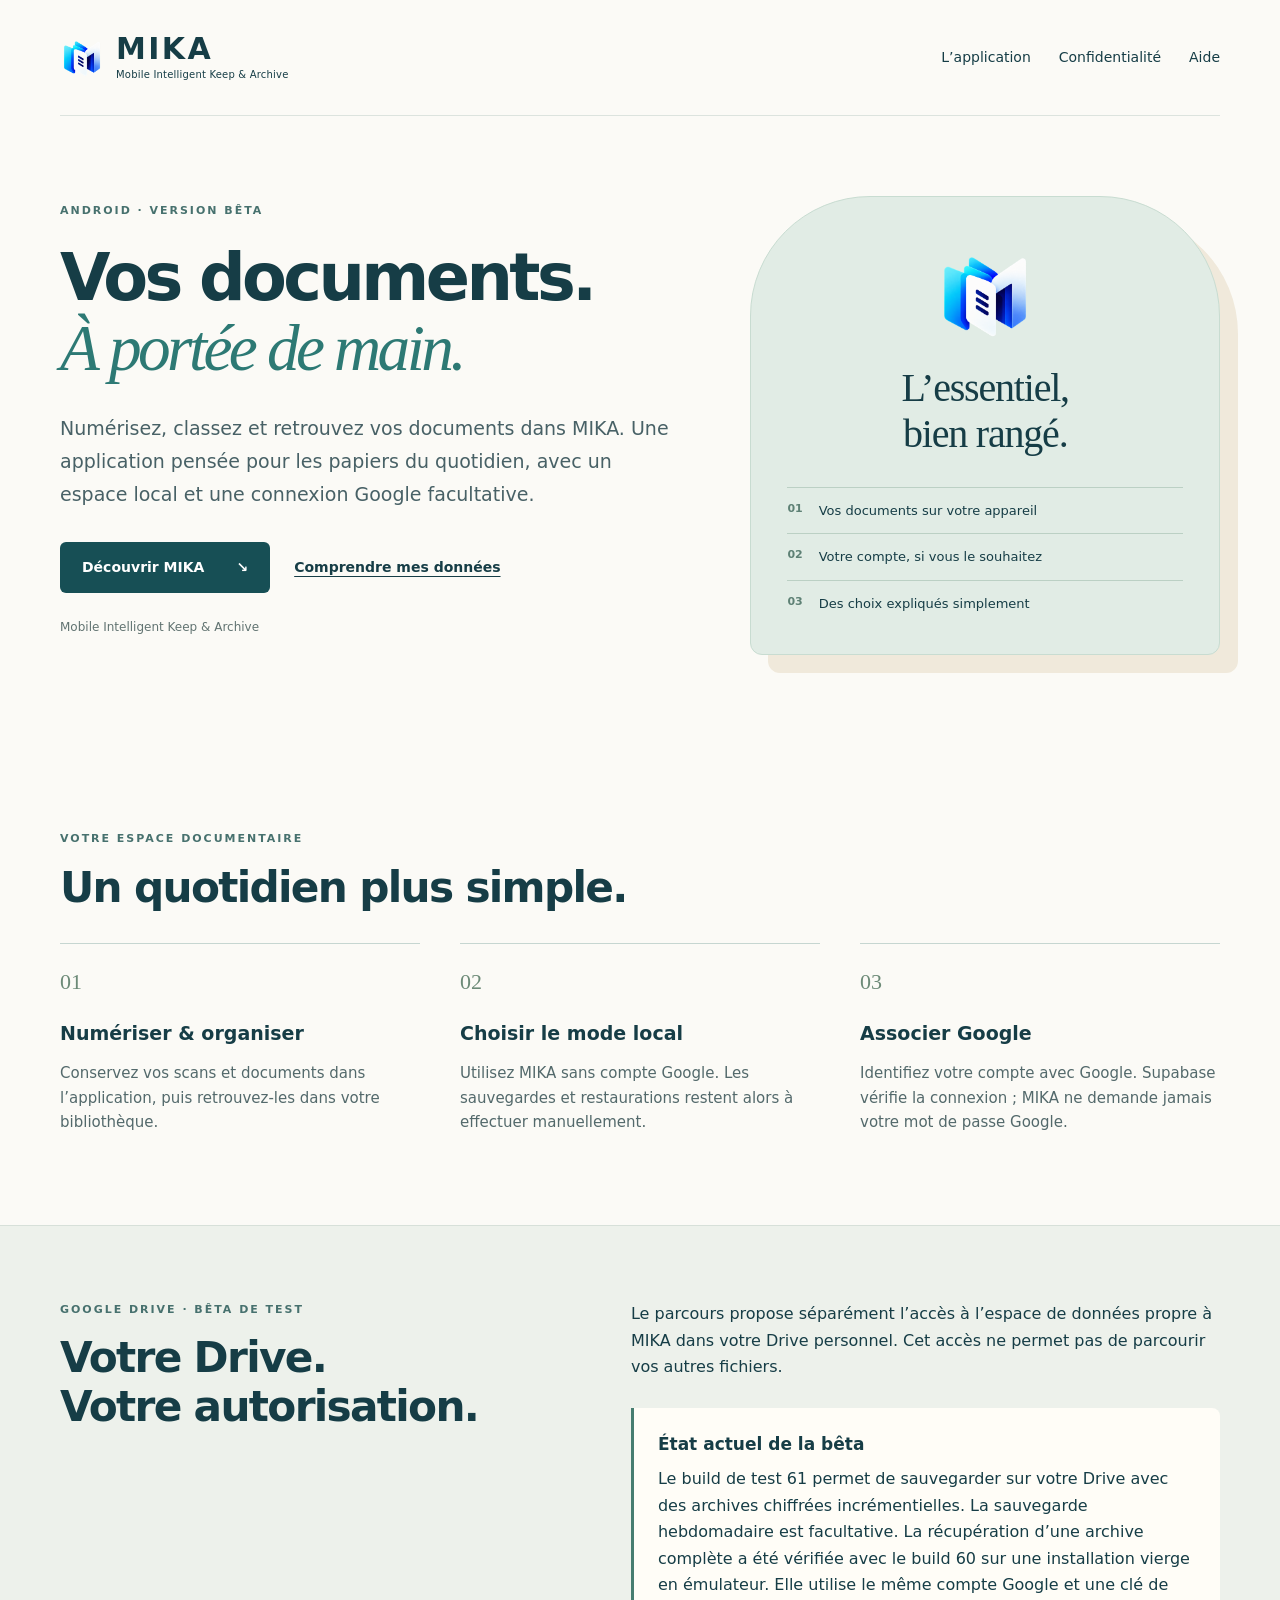
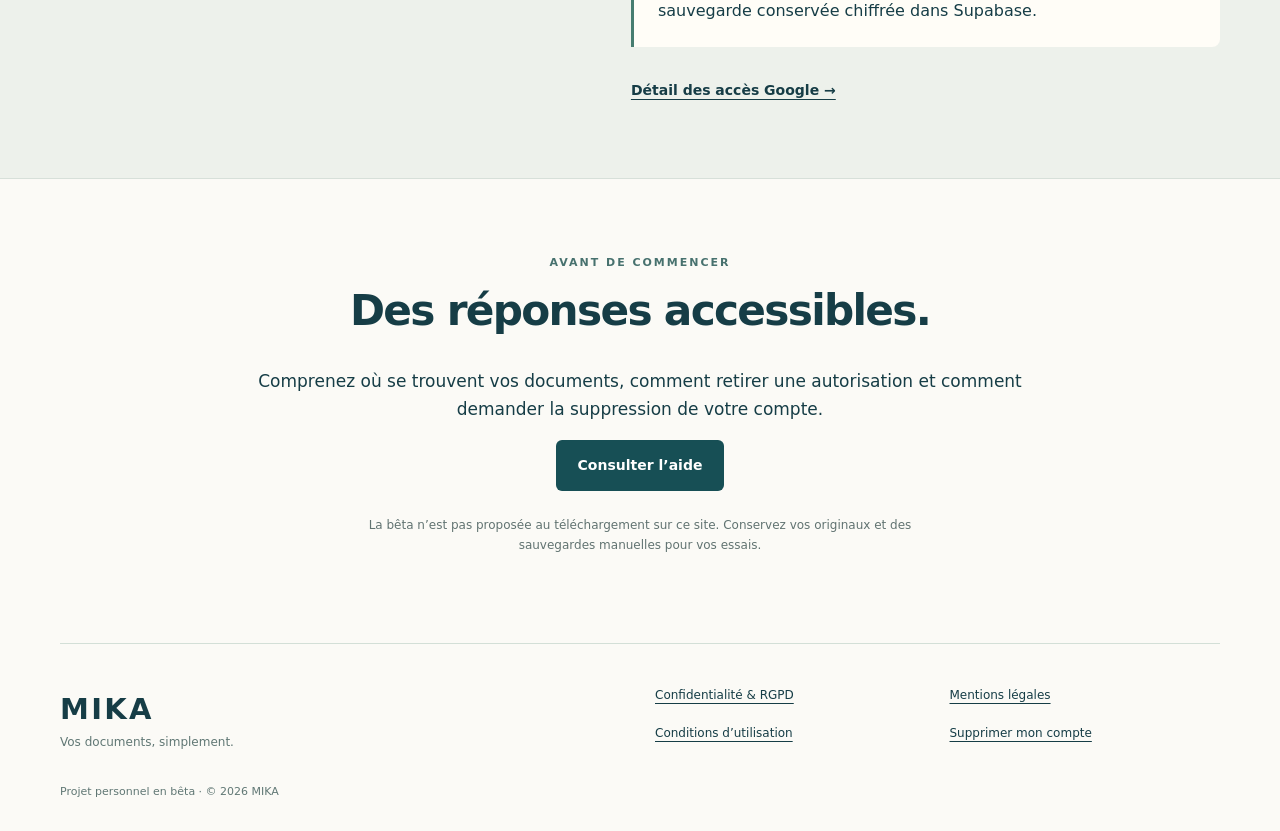
<file: index.html>
<!doctype html>
<html lang="fr"><head><meta name="google-site-verification" content="hYFNGihErk_8Yaem4H1gFJkq8o4mjQV6FDgQL5MFj3s"><meta charset="utf-8"><meta name="viewport" content="width=device-width,initial-scale=1"><meta name="description" content="MIKA, l’application Android pour numériser et organiser vos documents. Découvrez la bêta, la connexion Google facultative et les informations de confidentialité."><meta name="theme-color" content="#123b45"><title>Mobile Intelligent Keep & Archive — MIKA</title><link rel="icon" href="/assets/mika.png"><link rel="stylesheet" href="/style.css"></head><body><a class="skip" href="#contenu">Aller au contenu</a><header class="header wrap"><a class="brand" href="/"><img src="/assets/mika.png" alt="" width="44" height="44"><span><strong>MIKA</strong><small>Mobile Intelligent Keep &amp; Archive</small></span></a><nav aria-label="Navigation principale"><a href="/#fonctionnement">L’application</a><a href="/confidentialite.html">Confidentialité</a><a href="/aide.html">Aide</a></nav></header><main id="contenu"><section class="hero wrap"><div><span class="eyebrow">ANDROID · VERSION BÊTA</span><h1>Vos documents.<br><em>À portée de main.</em></h1><p class="lead">Numérisez, classez et retrouvez vos documents dans MIKA. Une application pensée pour les papiers du quotidien, avec un espace local et une connexion Google facultative.</p><div class="actions"><a class="button" href="#fonctionnement">Découvrir MIKA <span aria-hidden="true">↘</span></a><a class="textlink" href="/confidentialite.html">Comprendre mes données</a></div><p class="caption">Mobile Intelligent Keep &amp; Archive</p></div><aside class="hero-art" aria-label="Les trois principes de MIKA"><img class="hero-logo" src="/assets/mika.png" alt="" width="100" height="100"><p class="art-title">L’essentiel,<br>bien rangé.</p><ul><li><span>01</span> Vos documents sur votre appareil</li><li><span>02</span> Votre compte, si vous le souhaitez</li><li><span>03</span> Des choix expliqués simplement</li></ul></aside></section><section id="fonctionnement" class="section wrap"><span class="eyebrow">VOTRE ESPACE DOCUMENTAIRE</span><h2>Un quotidien plus simple.</h2><div class="cards"><article><span class="number">01</span><h3>Numériser &amp; organiser</h3><p>Conservez vos scans et documents dans l’application, puis retrouvez-les dans votre bibliothèque.</p></article><article><span class="number">02</span><h3>Choisir le mode local</h3><p>Utilisez MIKA sans compte Google. Les sauvegardes et restaurations restent alors à effectuer manuellement.</p></article><article><span class="number">03</span><h3>Associer Google</h3><p>Identifiez votre compte avec Google. Supabase vérifie la connexion ; MIKA ne demande jamais votre mot de passe Google.</p></article></div></section><section class="section band"><div class="wrap split"><div><span class="eyebrow">GOOGLE DRIVE · BÊTA DE TEST</span><h2>Votre Drive.<br>Votre autorisation.</h2></div><div><p>Le parcours propose séparément l’accès à l’espace de données propre à MIKA dans votre Drive personnel. Cet accès ne permet pas de parcourir vos autres fichiers.</p><div class="notice"><strong>État actuel de la bêta</strong><p>Le build de test 61 permet de sauvegarder sur votre Drive avec des archives chiffrées incrémentielles. La sauvegarde hebdomadaire est facultative. La récupération d’une archive complète a été vérifiée avec le build 60 sur une installation vierge en émulateur. Elle utilise le même compte Google et une clé de sauvegarde conservée chiffrée dans Supabase.</p></div><a class="textlink" href="/confidentialite.html#google-drive">Détail des accès Google →</a></div></div></section><section class="section wrap closing"><span class="eyebrow">AVANT DE COMMENCER</span><h2>Des réponses accessibles.</h2><p>Comprenez où se trouvent vos documents, comment retirer une autorisation et comment demander la suppression de votre compte.</p><a class="button" href="/aide.html">Consulter l’aide</a><p class="caption">La bêta n’est pas proposée au téléchargement sur ce site. Conservez vos originaux et des sauvegardes manuelles pour vos essais.</p></section></main><footer class="footer wrap"><a class="wordmark" href="/">MIKA<span>Vos documents, simplement.</span></a><nav aria-label="Informations légales"><a href="/confidentialite.html">Confidentialité &amp; RGPD</a><a href="/mentions-legales.html">Mentions légales</a><a href="/conditions.html">Conditions d’utilisation</a><a href="/suppression.html">Supprimer mon compte</a></nav><small>Projet personnel en bêta · © 2026 MIKA</small></footer></body></html>
</file>
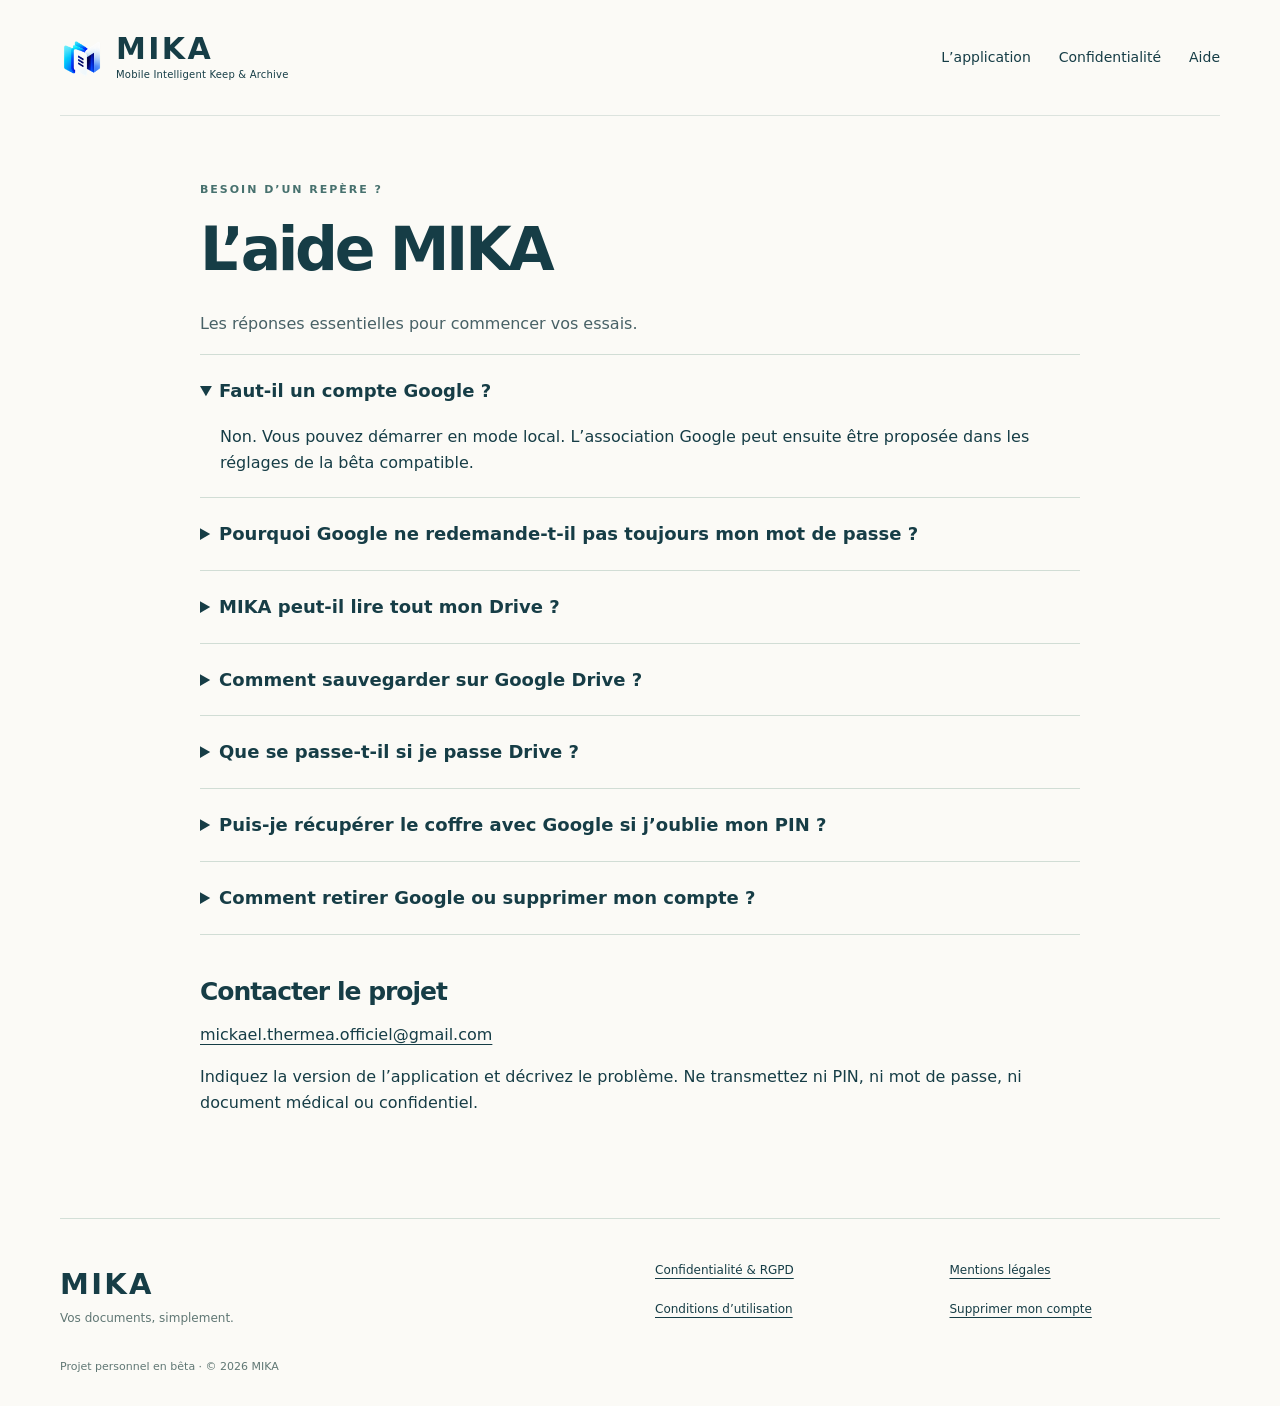
<file: aide.html>
<!doctype html>
<html lang="fr"><head><meta charset="utf-8"><meta name="viewport" content="width=device-width,initial-scale=1"><meta name="description" content="Réponses aux questions sur le mode local, Google, Drive et la protection de vos documents dans la bêta MIKA."><meta name="theme-color" content="#123b45"><title>Aide et sauvegardes — MIKA</title><link rel="icon" href="/assets/mika.png"><link rel="stylesheet" href="/style.css"></head><body><a class="skip" href="#contenu">Aller au contenu</a><header class="header wrap"><a class="brand" href="/"><img src="/assets/mika.png" alt="" width="44" height="44"><span><strong>MIKA</strong><small>Mobile Intelligent Keep &amp; Archive</small></span></a><nav aria-label="Navigation principale"><a href="/#fonctionnement">L’application</a><a href="/confidentialite.html">Confidentialité</a><a href="/aide.html">Aide</a></nav></header><main id="contenu" class="legal wrap"><span class="eyebrow">BESOIN D’UN REPÈRE ?</span><h1>L’aide MIKA</h1><p class="lead">Les réponses essentielles pour commencer vos essais.</p><details open><summary>Faut-il un compte Google ?</summary><p>Non. Vous pouvez démarrer en mode local. L’association Google peut ensuite être proposée dans les réglages de la bêta compatible.</p></details><details><summary>Pourquoi Google ne redemande-t-il pas toujours mon mot de passe ?</summary><p>Le téléphone peut déjà disposer d’une session reconnue par Google. Google choisit les vérifications supplémentaires en fonction du compte et du contexte. La mention « Compte Google vérifié » dans MIKA indique la validation technique de la connexion via Supabase, pas une vérification d’identité civile.</p></details><details><summary>MIKA peut-il lire tout mon Drive ?</summary><p>L’autorisation demandée dans ce prototype est limitée à l’espace de données de l’application (<code>drive.appdata</code>). Elle ne permet pas de parcourir vos autres fichiers.</p></details><details><summary>Comment sauvegarder sur Google Drive ?</summary><p>Dans le build de test 61, ouvrez <strong>Réglages &gt; Sauvegarde Google Drive</strong>. Utilisez <strong>Sauvegarder maintenant</strong> pour un envoi immédiat, ou activez la sauvegarde hebdomadaire pour le vendredi à 17 h, heure de l’appareil. Si MIKA est fermé ou si le coffre est verrouillé, la sauvegarde se lance quand vous ouvrez MIKA et déverrouillez le coffre. La date de la dernière sauvegarde vérifiée apparaît dans ces réglages.</p><p>Après la première sauvegarde incrémentielle, MIKA réutilise les blocs chiffrés inchangés. MIKA confirme la sauvegarde après avoir relu la clé de récupération et vérifié l’archive téléchargée. Le bouton <strong>Vérifier</strong> refait cette lecture sans modifier votre bibliothèque.</p></details><details><summary>Que se passe-t-il si je passe Drive ?</summary><p>Vous pouvez continuer en mode local. Vous devez alors conserver vous-même vos sauvegardes et vérifier la restauration avec les fonctions disponibles dans votre version.</p></details><details><summary>Puis-je récupérer le coffre avec Google si j’oublie mon PIN ?</summary><p>La restauration Drive a été vérifiée avec la version de test 60 sur un émulateur vierge, avec le même compte Google et un nouveau PIN local. La clé de récupération doit avoir été enregistrée avant la perte de l’ancienne installation. Avant de désinstaller, effectuez une sauvegarde confirmée. Sur la nouvelle installation, reconnectez le même compte et choisissez « Retrouver mes documents ». La restauration demande une bibliothèque vide et votre confirmation. Conservez vos sauvegardes manuelles.</p></details><details><summary>Comment retirer Google ou supprimer mon compte ?</summary><p>Suivez la <a href="/suppression.html">procédure de suppression du compte</a>. Retirer l’association locale, révoquer Google et supprimer le compte serveur sont des actions distinctes.</p></details><h2>Contacter le projet</h2><p><a href="mailto:mickael.thermea.officiel@gmail.com">mickael.thermea.officiel@gmail.com</a></p><p>Indiquez la version de l’application et décrivez le problème. Ne transmettez ni PIN, ni mot de passe, ni document médical ou confidentiel.</p></main><footer class="footer wrap"><a class="wordmark" href="/">MIKA<span>Vos documents, simplement.</span></a><nav aria-label="Informations légales"><a href="/confidentialite.html">Confidentialité &amp; RGPD</a><a href="/mentions-legales.html">Mentions légales</a><a href="/conditions.html">Conditions d’utilisation</a><a href="/suppression.html">Supprimer mon compte</a></nav><small>Projet personnel en bêta · © 2026 MIKA</small></footer></body></html>
</file>
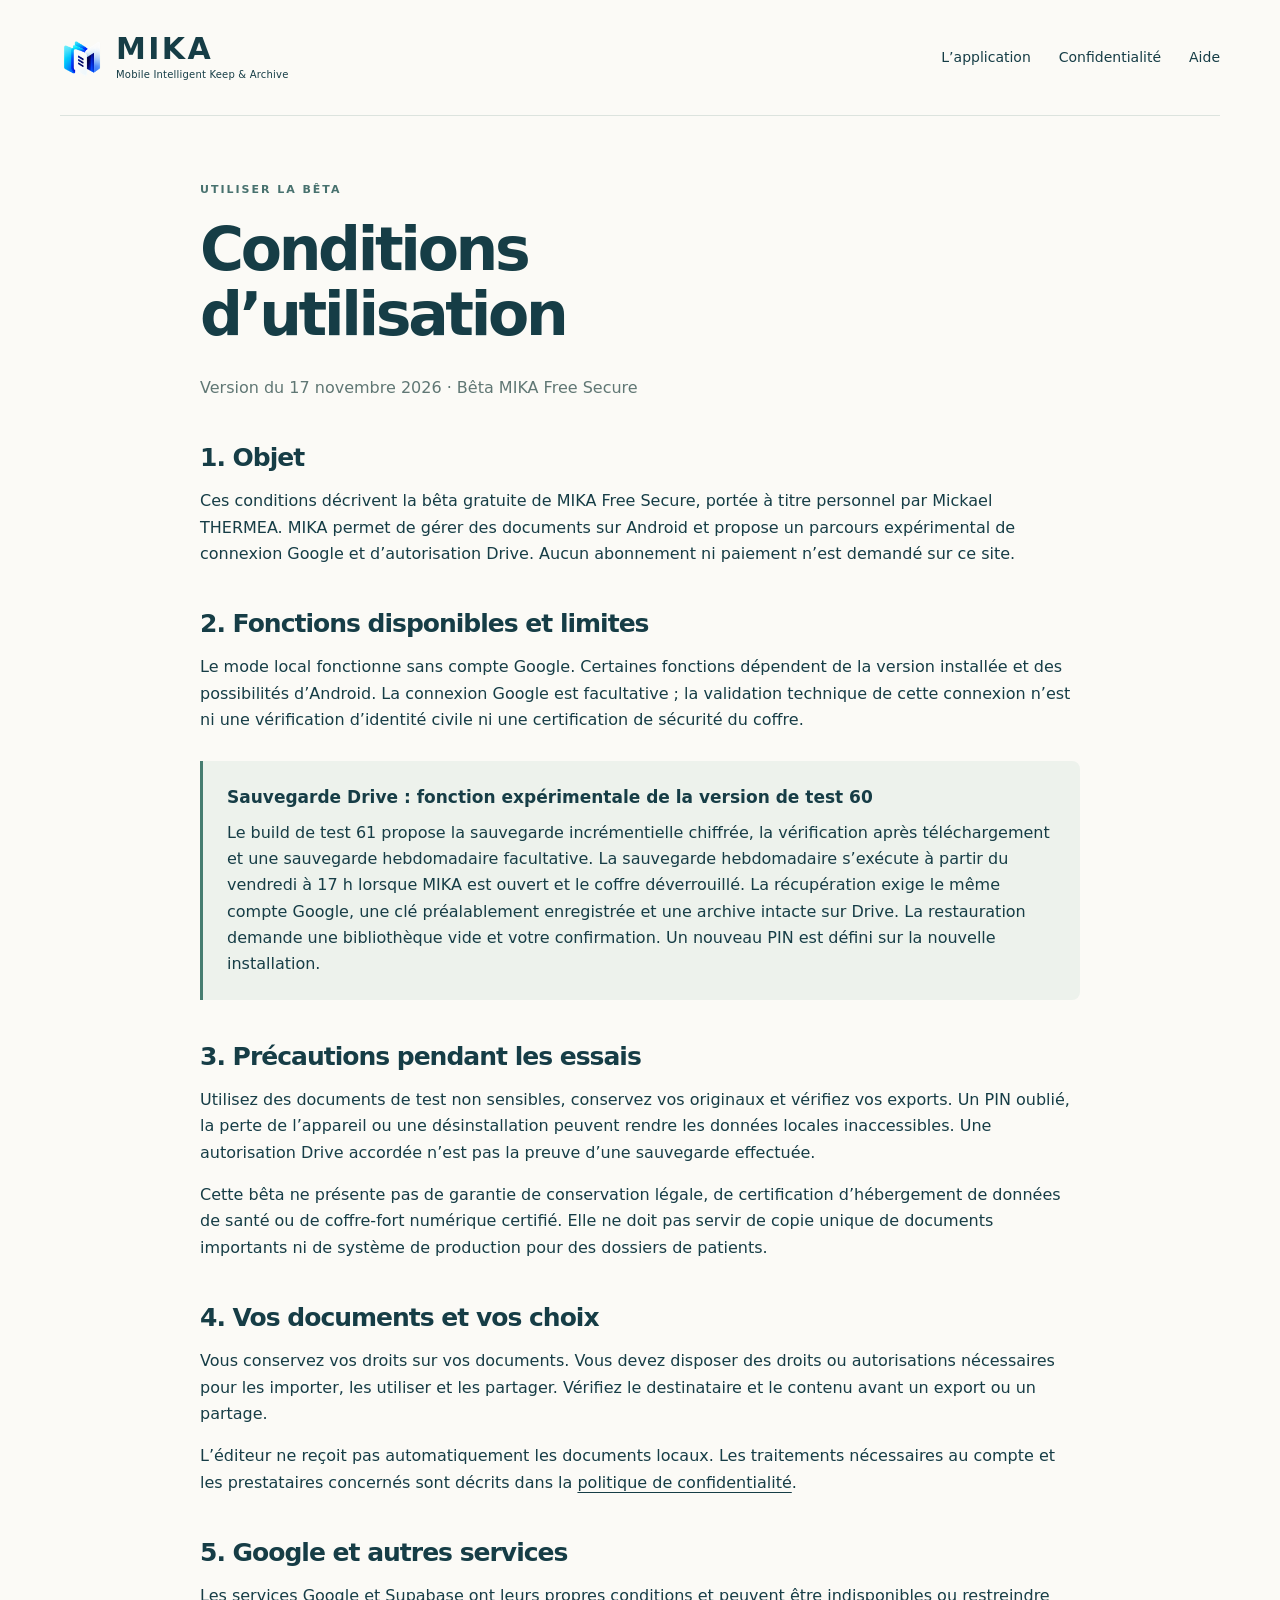
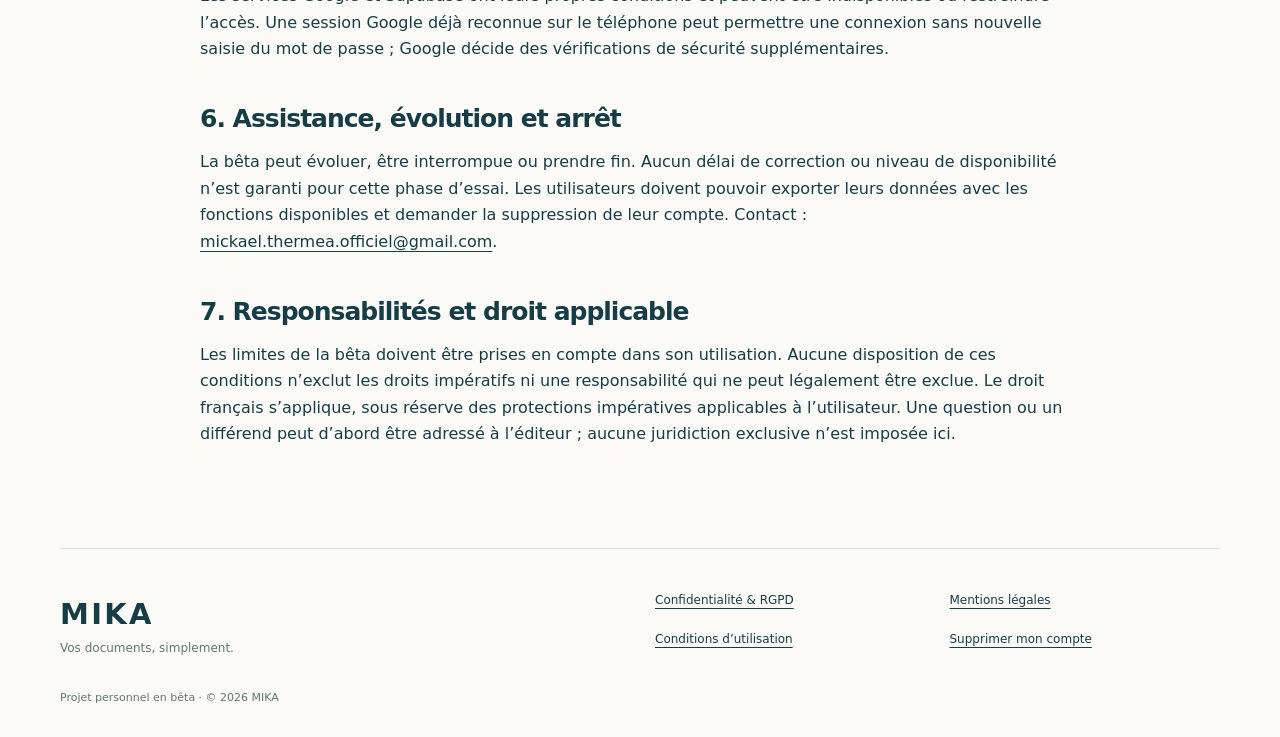
<file: conditions.html>
<!doctype html>
<html lang="fr"><head><meta charset="utf-8"><meta name="viewport" content="width=device-width,initial-scale=1"><meta name="description" content="Conditions de la bêta MIKA : usage local, compte facultatif, sauvegardes, limites et données."><meta name="theme-color" content="#123b45"><title>Conditions d’utilisation — MIKA</title><link rel="icon" href="/assets/mika.png"><link rel="stylesheet" href="/style.css"></head><body><a class="skip" href="#contenu">Aller au contenu</a><header class="header wrap"><a class="brand" href="/"><img src="/assets/mika.png" alt="" width="44" height="44"><span><strong>MIKA</strong><small>Mobile Intelligent Keep &amp; Archive</small></span></a><nav aria-label="Navigation principale"><a href="/#fonctionnement">L’application</a><a href="/confidentialite.html">Confidentialité</a><a href="/aide.html">Aide</a></nav></header><main id="contenu" class="legal wrap"><span class="eyebrow">UTILISER LA BÊTA</span><h1>Conditions<br>d’utilisation</h1><p class="updated">Version du 17 novembre 2026 · Bêta MIKA Free Secure</p><h2>1. Objet</h2><p>Ces conditions décrivent la bêta gratuite de MIKA Free Secure, portée à titre personnel par Mickael THERMEA. MIKA permet de gérer des documents sur Android et propose un parcours expérimental de connexion Google et d’autorisation Drive. Aucun abonnement ni paiement n’est demandé sur ce site.</p><h2>2. Fonctions disponibles et limites</h2><p>Le mode local fonctionne sans compte Google. Certaines fonctions dépendent de la version installée et des possibilités d’Android. La connexion Google est facultative ; la validation technique de cette connexion n’est ni une vérification d’identité civile ni une certification de sécurité du coffre.</p><div class="notice"><strong>Sauvegarde Drive : fonction expérimentale de la version de test 60</strong><p>Le build de test 61 propose la sauvegarde incrémentielle chiffrée, la vérification après téléchargement et une sauvegarde hebdomadaire facultative. La sauvegarde hebdomadaire s’exécute à partir du vendredi à 17 h lorsque MIKA est ouvert et le coffre déverrouillé. La récupération exige le même compte Google, une clé préalablement enregistrée et une archive intacte sur Drive. La restauration demande une bibliothèque vide et votre confirmation. Un nouveau PIN est défini sur la nouvelle installation.</p></div><h2>3. Précautions pendant les essais</h2><p>Utilisez des documents de test non sensibles, conservez vos originaux et vérifiez vos exports. Un PIN oublié, la perte de l’appareil ou une désinstallation peuvent rendre les données locales inaccessibles. Une autorisation Drive accordée n’est pas la preuve d’une sauvegarde effectuée.</p><p>Cette bêta ne présente pas de garantie de conservation légale, de certification d’hébergement de données de santé ou de coffre-fort numérique certifié. Elle ne doit pas servir de copie unique de documents importants ni de système de production pour des dossiers de patients.</p><h2>4. Vos documents et vos choix</h2><p>Vous conservez vos droits sur vos documents. Vous devez disposer des droits ou autorisations nécessaires pour les importer, les utiliser et les partager. Vérifiez le destinataire et le contenu avant un export ou un partage.</p><p>L’éditeur ne reçoit pas automatiquement les documents locaux. Les traitements nécessaires au compte et les prestataires concernés sont décrits dans la <a href="/confidentialite.html">politique de confidentialité</a>.</p><h2>5. Google et autres services</h2><p>Les services Google et Supabase ont leurs propres conditions et peuvent être indisponibles ou restreindre l’accès. Une session Google déjà reconnue sur le téléphone peut permettre une connexion sans nouvelle saisie du mot de passe ; Google décide des vérifications de sécurité supplémentaires.</p><h2>6. Assistance, évolution et arrêt</h2><p>La bêta peut évoluer, être interrompue ou prendre fin. Aucun délai de correction ou niveau de disponibilité n’est garanti pour cette phase d’essai. Les utilisateurs doivent pouvoir exporter leurs données avec les fonctions disponibles et demander la suppression de leur compte. Contact : <a href="mailto:mickael.thermea.officiel@gmail.com">mickael.thermea.officiel@gmail.com</a>.</p><h2>7. Responsabilités et droit applicable</h2><p>Les limites de la bêta doivent être prises en compte dans son utilisation. Aucune disposition de ces conditions n’exclut les droits impératifs ni une responsabilité qui ne peut légalement être exclue. Le droit français s’applique, sous réserve des protections impératives applicables à l’utilisateur. Une question ou un différend peut d’abord être adressé à l’éditeur ; aucune juridiction exclusive n’est imposée ici.</p></main><footer class="footer wrap"><a class="wordmark" href="/">MIKA<span>Vos documents, simplement.</span></a><nav aria-label="Informations légales"><a href="/confidentialite.html">Confidentialité &amp; RGPD</a><a href="/mentions-legales.html">Mentions légales</a><a href="/conditions.html">Conditions d’utilisation</a><a href="/suppression.html">Supprimer mon compte</a></nav><small>Projet personnel en bêta · © 2026 MIKA</small></footer></body></html>
</file>
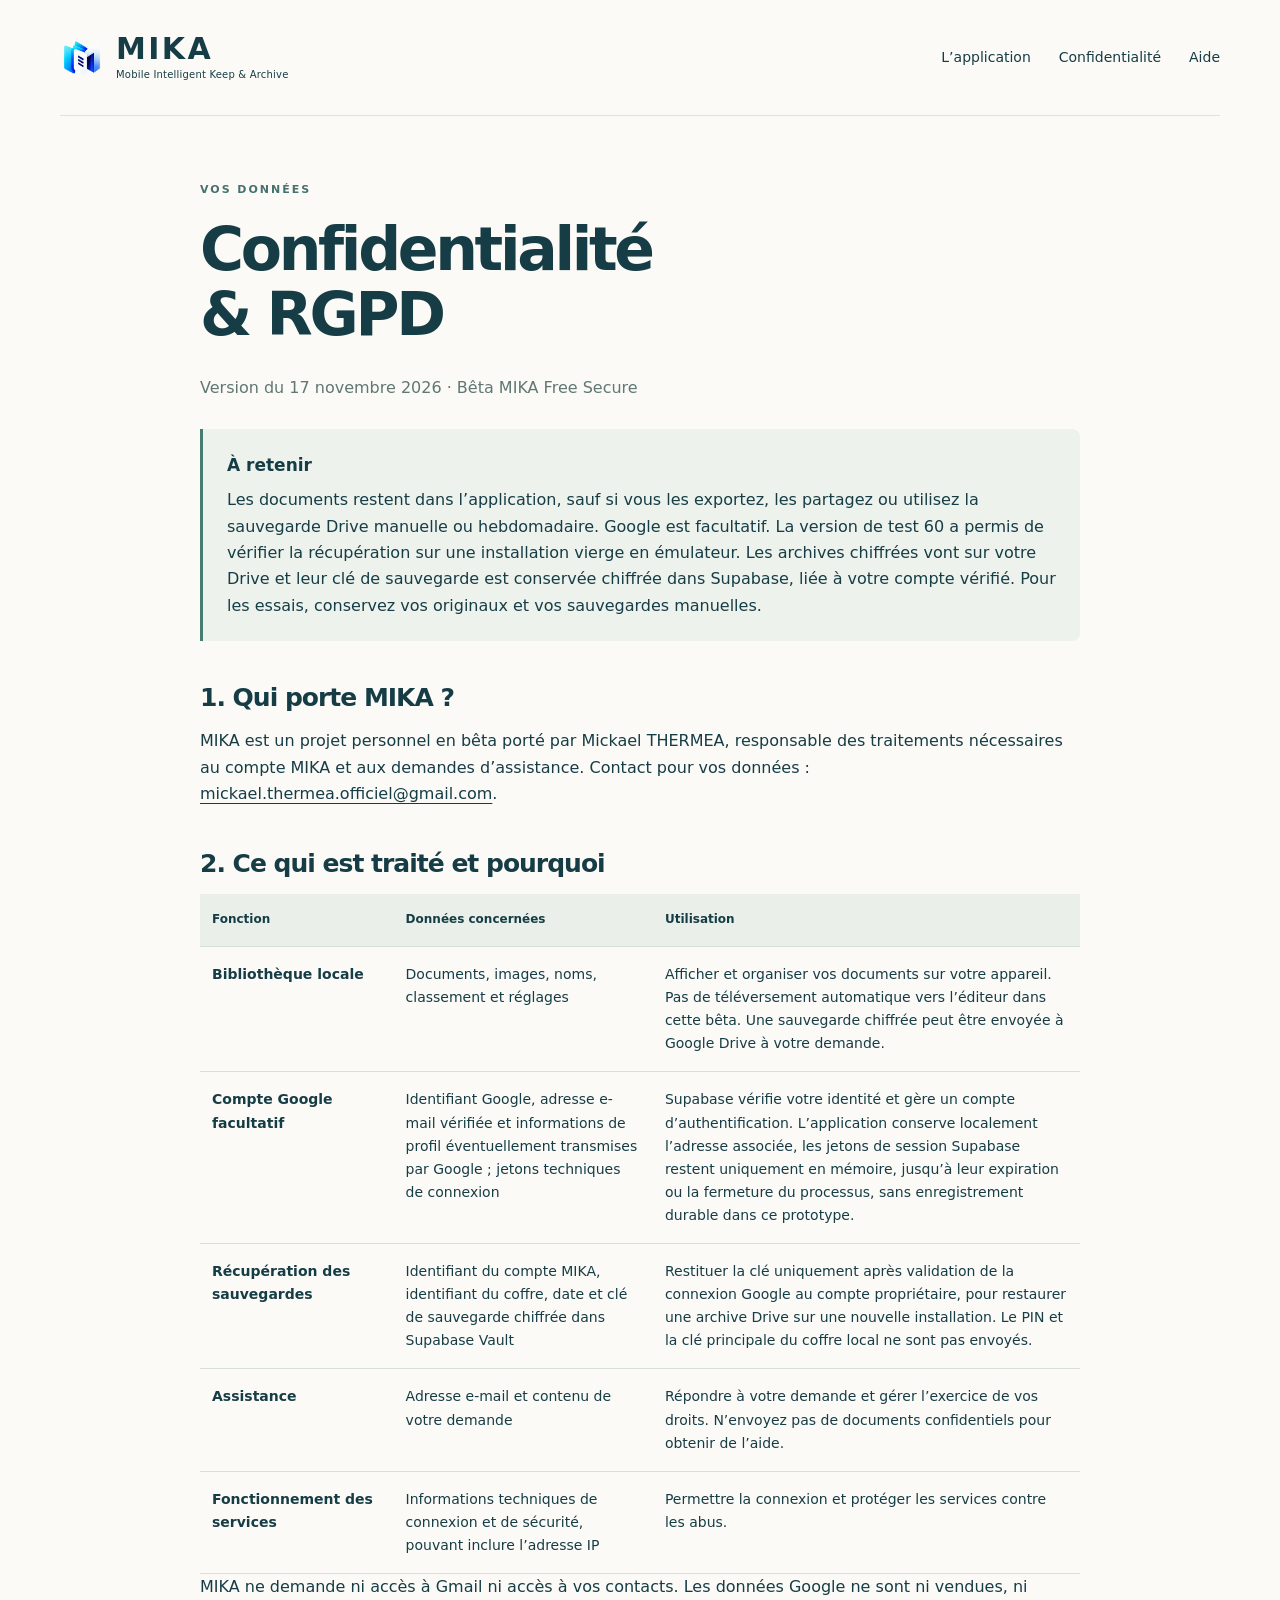
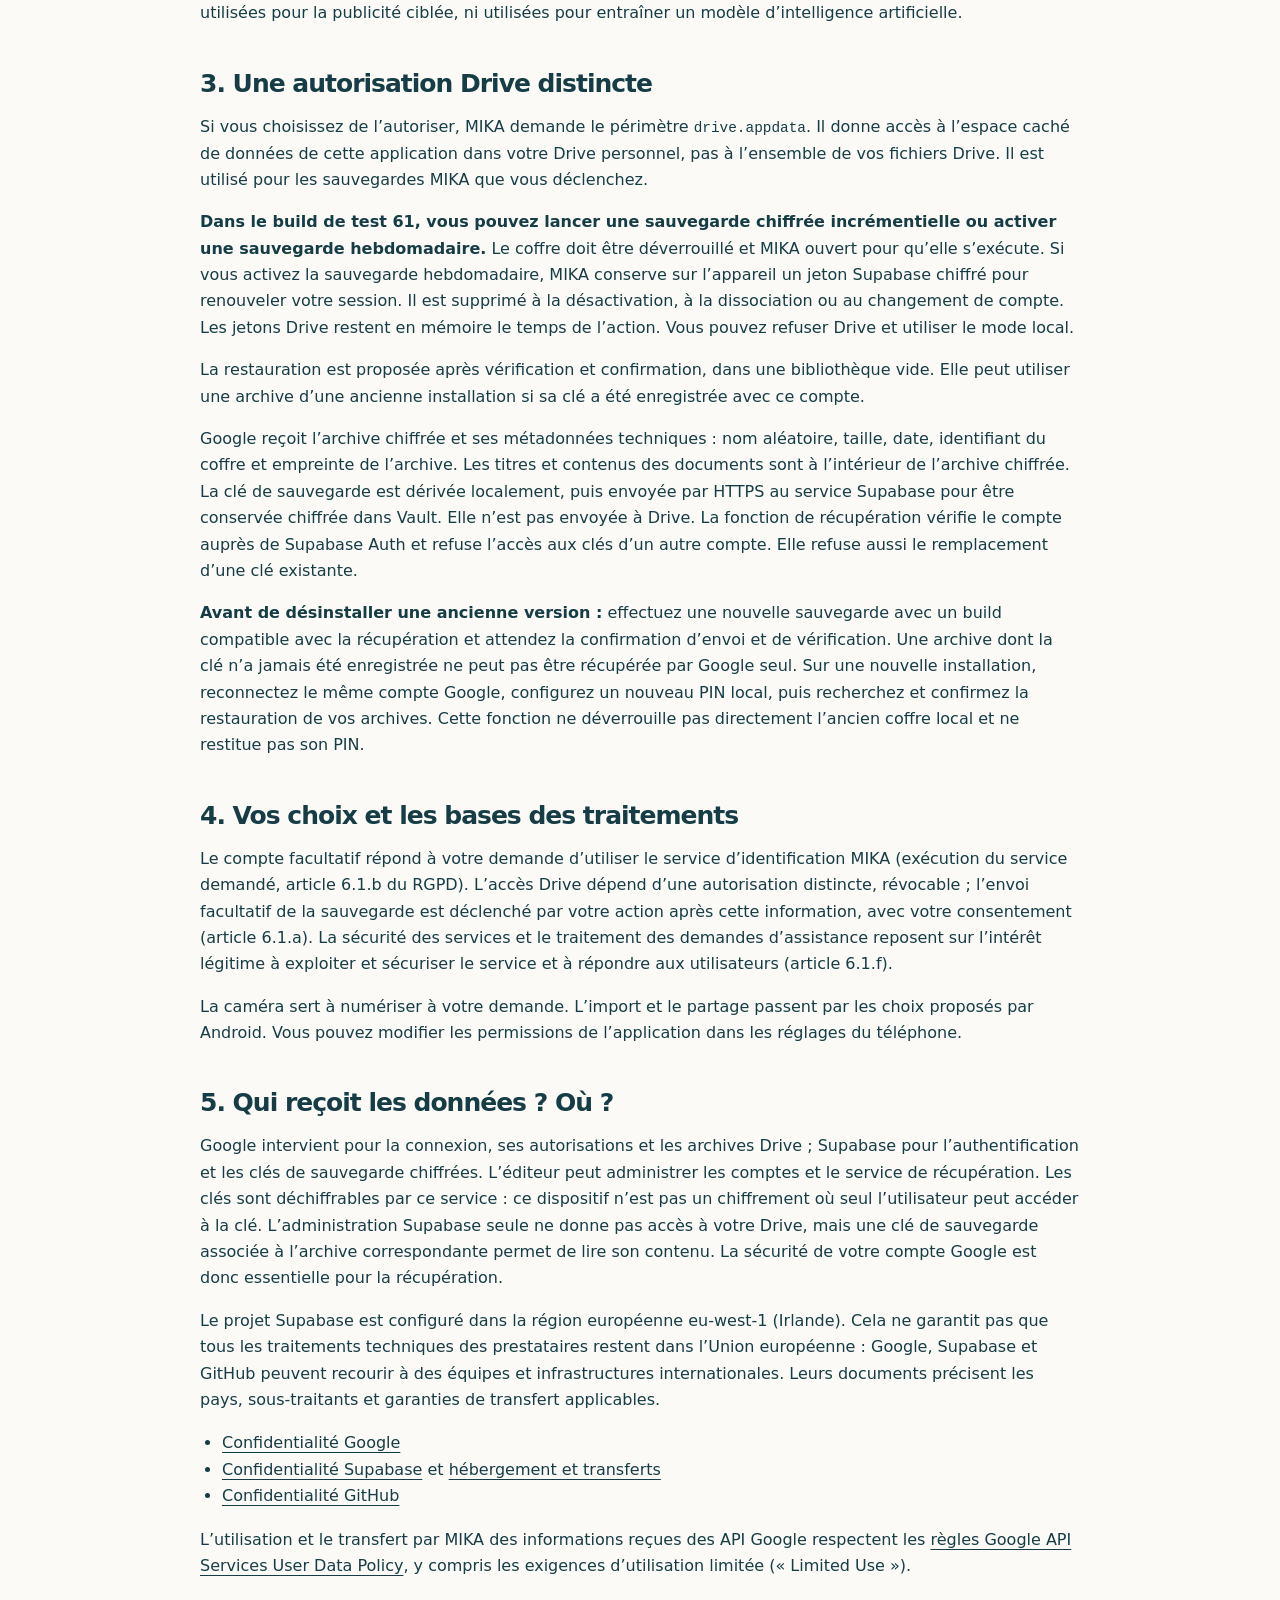
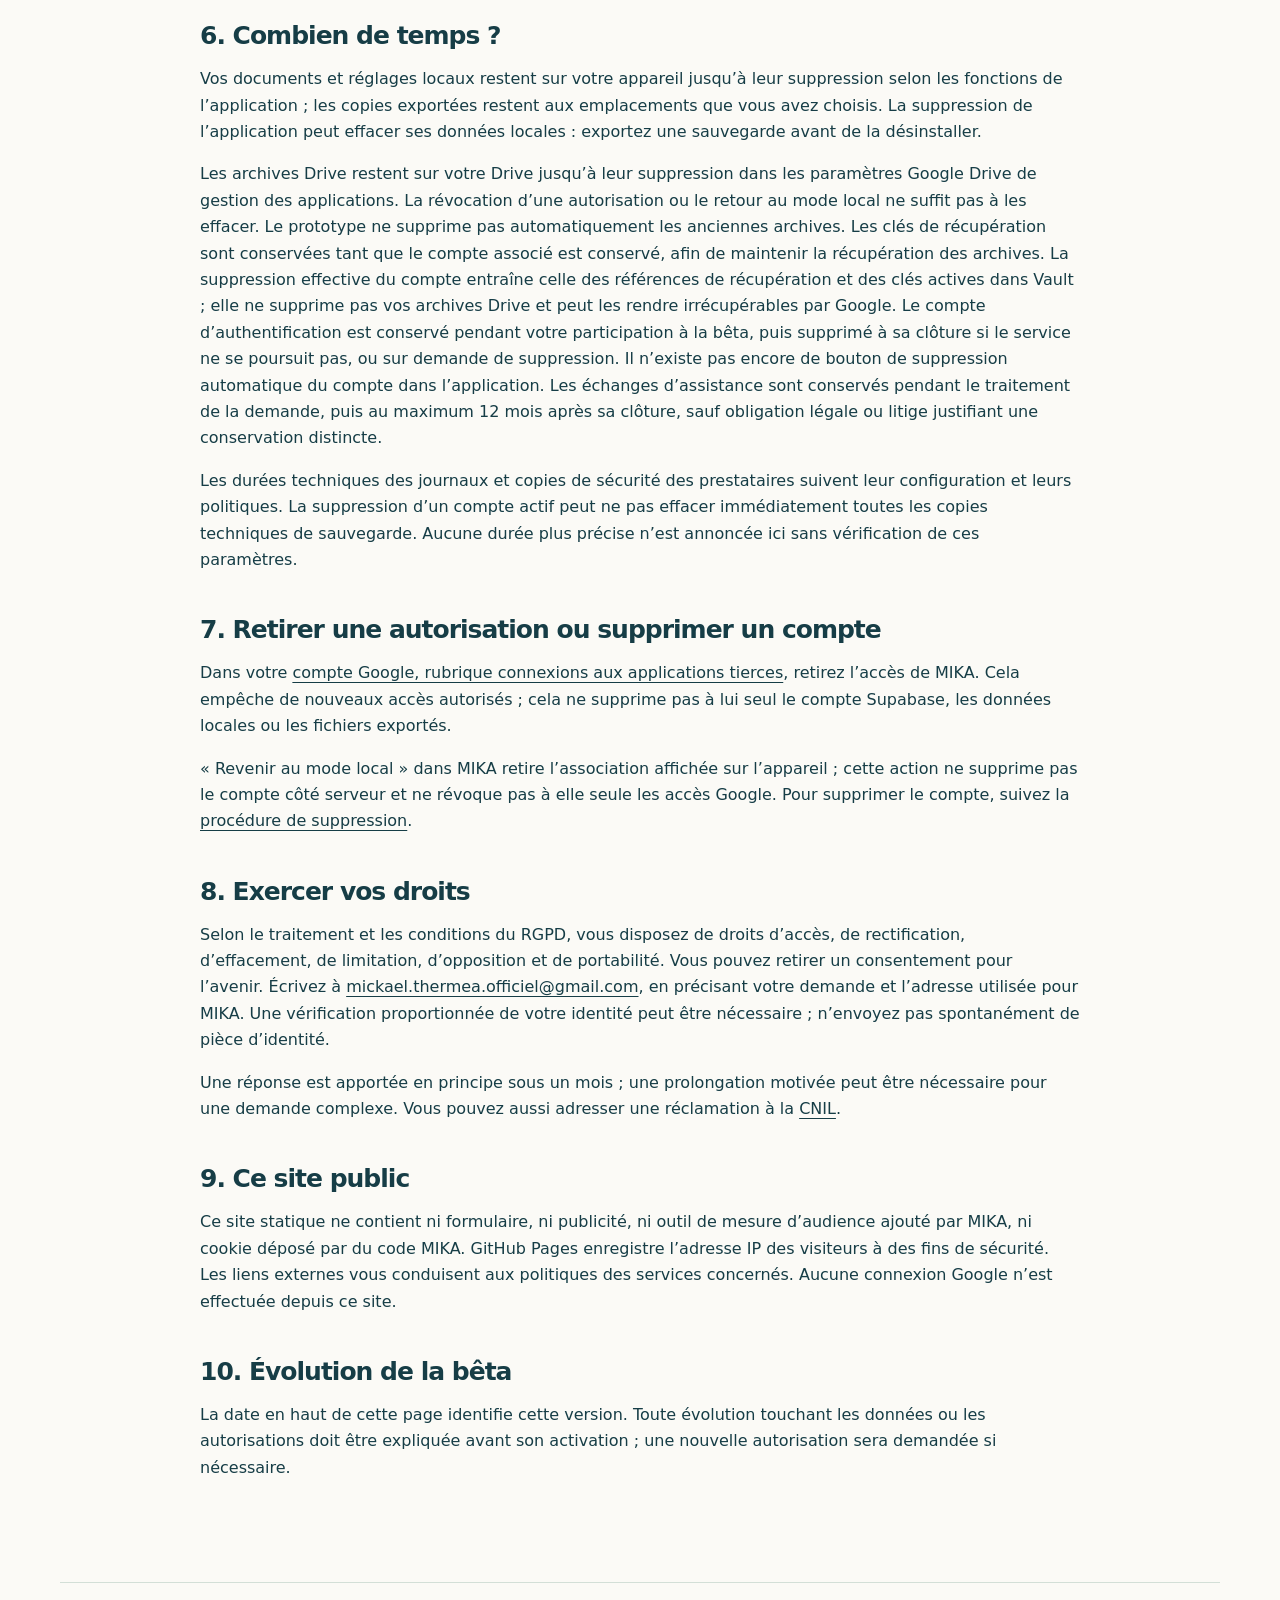
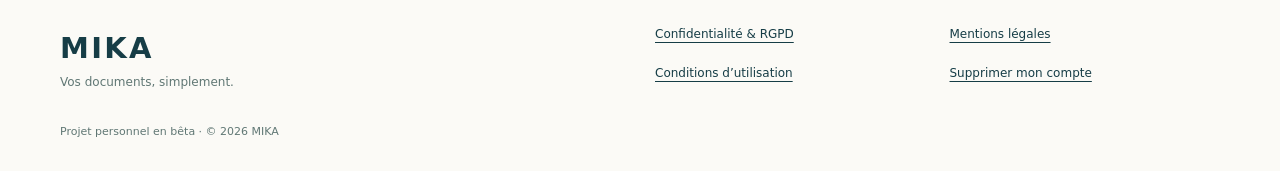
<file: confidentialite.html>
<!doctype html>
<html lang="fr"><head><meta charset="utf-8"><meta name="viewport" content="width=device-width,initial-scale=1"><meta name="description" content="Données traitées par MIKA, connexion Google et Supabase, autorisation Drive, droits et suppression du compte."><meta name="theme-color" content="#123b45"><title>Confidentialité et RGPD — MIKA</title><link rel="icon" href="/assets/mika.png"><link rel="stylesheet" href="/style.css"></head><body><a class="skip" href="#contenu">Aller au contenu</a><header class="header wrap"><a class="brand" href="/"><img src="/assets/mika.png" alt="" width="44" height="44"><span><strong>MIKA</strong><small>Mobile Intelligent Keep &amp; Archive</small></span></a><nav aria-label="Navigation principale"><a href="/#fonctionnement">L’application</a><a href="/confidentialite.html">Confidentialité</a><a href="/aide.html">Aide</a></nav></header><main id="contenu" class="legal wrap"><span class="eyebrow">VOS DONNÉES</span><h1>Confidentialité<br>&amp; RGPD</h1><p class="updated">Version du 17 novembre 2026 · Bêta MIKA Free Secure</p><div class="notice"><strong>À retenir</strong><p>Les documents restent dans l’application, sauf si vous les exportez, les partagez ou utilisez la sauvegarde Drive manuelle ou hebdomadaire. Google est facultatif. La version de test 60 a permis de vérifier la récupération sur une installation vierge en émulateur. Les archives chiffrées vont sur votre Drive et leur clé de sauvegarde est conservée chiffrée dans Supabase, liée à votre compte vérifié. Pour les essais, conservez vos originaux et vos sauvegardes manuelles.</p></div><h2>1. Qui porte MIKA ?</h2><p>MIKA est un projet personnel en bêta porté par Mickael THERMEA, responsable des traitements nécessaires au compte MIKA et aux demandes d’assistance. Contact pour vos données : <a href="mailto:mickael.thermea.officiel@gmail.com">mickael.thermea.officiel@gmail.com</a>.</p><h2>2. Ce qui est traité et pourquoi</h2><div class="table-scroll"><table><thead><tr><th>Fonction</th><th>Données concernées</th><th>Utilisation</th></tr></thead><tbody><tr><td>Bibliothèque locale</td><td>Documents, images, noms, classement et réglages</td><td>Afficher et organiser vos documents sur votre appareil. Pas de téléversement automatique vers l’éditeur dans cette bêta. Une sauvegarde chiffrée peut être envoyée à Google Drive à votre demande.</td></tr><tr><td>Compte Google facultatif</td><td>Identifiant Google, adresse e-mail vérifiée et informations de profil éventuellement transmises par Google ; jetons techniques de connexion</td><td>Supabase vérifie votre identité et gère un compte d’authentification. L’application conserve localement l’adresse associée, les jetons de session Supabase restent uniquement en mémoire, jusqu’à leur expiration ou la fermeture du processus, sans enregistrement durable dans ce prototype.</td></tr><tr><td>Récupération des sauvegardes</td><td>Identifiant du compte MIKA, identifiant du coffre, date et clé de sauvegarde chiffrée dans Supabase Vault</td><td>Restituer la clé uniquement après validation de la connexion Google au compte propriétaire, pour restaurer une archive Drive sur une nouvelle installation. Le PIN et la clé principale du coffre local ne sont pas envoyés.</td></tr><tr><td>Assistance</td><td>Adresse e-mail et contenu de votre demande</td><td>Répondre à votre demande et gérer l’exercice de vos droits. N’envoyez pas de documents confidentiels pour obtenir de l’aide.</td></tr><tr><td>Fonctionnement des services</td><td>Informations techniques de connexion et de sécurité, pouvant inclure l’adresse IP</td><td>Permettre la connexion et protéger les services contre les abus.</td></tr></tbody></table></div><p>MIKA ne demande ni accès à Gmail ni accès à vos contacts. Les données Google ne sont ni vendues, ni utilisées pour la publicité ciblée, ni utilisées pour entraîner un modèle d’intelligence artificielle.</p><h2 id="google-drive">3. Une autorisation Drive distincte</h2><p>Si vous choisissez de l’autoriser, MIKA demande le périmètre <code>drive.appdata</code>. Il donne accès à l’espace caché de données de cette application dans votre Drive personnel, pas à l’ensemble de vos fichiers Drive. Il est utilisé pour les sauvegardes MIKA que vous déclenchez.</p><p><strong>Dans le build de test 61, vous pouvez lancer une sauvegarde chiffrée incrémentielle ou activer une sauvegarde hebdomadaire.</strong> Le coffre doit être déverrouillé et MIKA ouvert pour qu’elle s’exécute. Si vous activez la sauvegarde hebdomadaire, MIKA conserve sur l’appareil un jeton Supabase chiffré pour renouveler votre session. Il est supprimé à la désactivation, à la dissociation ou au changement de compte. Les jetons Drive restent en mémoire le temps de l’action. Vous pouvez refuser Drive et utiliser le mode local.</p><p>La restauration est proposée après vérification et confirmation, dans une bibliothèque vide. Elle peut utiliser une archive d’une ancienne installation si sa clé a été enregistrée avec ce compte.</p><p>Google reçoit l’archive chiffrée et ses métadonnées techniques : nom aléatoire, taille, date, identifiant du coffre et empreinte de l’archive. Les titres et contenus des documents sont à l’intérieur de l’archive chiffrée. La clé de sauvegarde est dérivée localement, puis envoyée par HTTPS au service Supabase pour être conservée chiffrée dans Vault. Elle n’est pas envoyée à Drive. La fonction de récupération vérifie le compte auprès de Supabase Auth et refuse l’accès aux clés d’un autre compte. Elle refuse aussi le remplacement d’une clé existante.</p><p><strong>Avant de désinstaller une ancienne version :</strong> effectuez une nouvelle sauvegarde avec un build compatible avec la récupération et attendez la confirmation d’envoi et de vérification. Une archive dont la clé n’a jamais été enregistrée ne peut pas être récupérée par Google seul. Sur une nouvelle installation, reconnectez le même compte Google, configurez un nouveau PIN local, puis recherchez et confirmez la restauration de vos archives. Cette fonction ne déverrouille pas directement l’ancien coffre local et ne restitue pas son PIN.</p><h2>4. Vos choix et les bases des traitements</h2><p>Le compte facultatif répond à votre demande d’utiliser le service d’identification MIKA (exécution du service demandé, article 6.1.b du RGPD). L’accès Drive dépend d’une autorisation distincte, révocable ; l’envoi facultatif de la sauvegarde est déclenché par votre action après cette information, avec votre consentement (article 6.1.a). La sécurité des services et le traitement des demandes d’assistance reposent sur l’intérêt légitime à exploiter et sécuriser le service et à répondre aux utilisateurs (article 6.1.f).</p><p>La caméra sert à numériser à votre demande. L’import et le partage passent par les choix proposés par Android. Vous pouvez modifier les permissions de l’application dans les réglages du téléphone.</p><h2>5. Qui reçoit les données ? Où ?</h2><p>Google intervient pour la connexion, ses autorisations et les archives Drive ; Supabase pour l’authentification et les clés de sauvegarde chiffrées. L’éditeur peut administrer les comptes et le service de récupération. Les clés sont déchiffrables par ce service : ce dispositif n’est pas un chiffrement où seul l’utilisateur peut accéder à la clé. L’administration Supabase seule ne donne pas accès à votre Drive, mais une clé de sauvegarde associée à l’archive correspondante permet de lire son contenu. La sécurité de votre compte Google est donc essentielle pour la récupération.</p><p>Le projet Supabase est configuré dans la région européenne eu-west-1 (Irlande). Cela ne garantit pas que tous les traitements techniques des prestataires restent dans l’Union européenne : Google, Supabase et GitHub peuvent recourir à des équipes et infrastructures internationales. Leurs documents précisent les pays, sous-traitants et garanties de transfert applicables.</p><ul><li><a href="https://policies.google.com/privacy?hl=fr">Confidentialité Google</a></li><li><a href="https://supabase.com/privacy">Confidentialité Supabase</a> et <a href="https://supabase.com/legal/privacy-resources/data-residency-and-transfers-faq">hébergement et transferts</a></li><li><a href="https://docs.github.com/fr/site-policy/privacy-policies/github-general-privacy-statement">Confidentialité GitHub</a></li></ul><p>L’utilisation et le transfert par MIKA des informations reçues des API Google respectent les <a href="https://developers.google.com/terms/api-services-user-data-policy">règles Google API Services User Data Policy</a>, y compris les exigences d’utilisation limitée (« Limited Use »).</p><h2>6. Combien de temps ?</h2><p>Vos documents et réglages locaux restent sur votre appareil jusqu’à leur suppression selon les fonctions de l’application ; les copies exportées restent aux emplacements que vous avez choisis. La suppression de l’application peut effacer ses données locales : exportez une sauvegarde avant de la désinstaller.</p><p>Les archives Drive restent sur votre Drive jusqu’à leur suppression dans les paramètres Google Drive de gestion des applications. La révocation d’une autorisation ou le retour au mode local ne suffit pas à les effacer. Le prototype ne supprime pas automatiquement les anciennes archives. Les clés de récupération sont conservées tant que le compte associé est conservé, afin de maintenir la récupération des archives. La suppression effective du compte entraîne celle des références de récupération et des clés actives dans Vault ; elle ne supprime pas vos archives Drive et peut les rendre irrécupérables par Google. Le compte d’authentification est conservé pendant votre participation à la bêta, puis supprimé à sa clôture si le service ne se poursuit pas, ou sur demande de suppression. Il n’existe pas encore de bouton de suppression automatique du compte dans l’application. Les échanges d’assistance sont conservés pendant le traitement de la demande, puis au maximum 12 mois après sa clôture, sauf obligation légale ou litige justifiant une conservation distincte.</p><p>Les durées techniques des journaux et copies de sécurité des prestataires suivent leur configuration et leurs politiques. La suppression d’un compte actif peut ne pas effacer immédiatement toutes les copies techniques de sauvegarde. Aucune durée plus précise n’est annoncée ici sans vérification de ces paramètres.</p><h2>7. Retirer une autorisation ou supprimer un compte</h2><p>Dans votre <a href="https://myaccount.google.com/connections">compte Google, rubrique connexions aux applications tierces</a>, retirez l’accès de MIKA. Cela empêche de nouveaux accès autorisés ; cela ne supprime pas à lui seul le compte Supabase, les données locales ou les fichiers exportés.</p><p>« Revenir au mode local » dans MIKA retire l’association affichée sur l’appareil ; cette action ne supprime pas le compte côté serveur et ne révoque pas à elle seule les accès Google. Pour supprimer le compte, suivez la <a href="/suppression.html">procédure de suppression</a>.</p><h2>8. Exercer vos droits</h2><p>Selon le traitement et les conditions du RGPD, vous disposez de droits d’accès, de rectification, d’effacement, de limitation, d’opposition et de portabilité. Vous pouvez retirer un consentement pour l’avenir. Écrivez à <a href="mailto:mickael.thermea.officiel@gmail.com">mickael.thermea.officiel@gmail.com</a>, en précisant votre demande et l’adresse utilisée pour MIKA. Une vérification proportionnée de votre identité peut être nécessaire ; n’envoyez pas spontanément de pièce d’identité.</p><p>Une réponse est apportée en principe sous un mois ; une prolongation motivée peut être nécessaire pour une demande complexe. Vous pouvez aussi adresser une réclamation à la <a href="https://www.cnil.fr/fr/adresser-une-plainte">CNIL</a>.</p><h2>9. Ce site public</h2><p>Ce site statique ne contient ni formulaire, ni publicité, ni outil de mesure d’audience ajouté par MIKA, ni cookie déposé par du code MIKA. GitHub Pages enregistre l’adresse IP des visiteurs à des fins de sécurité. Les liens externes vous conduisent aux politiques des services concernés. Aucune connexion Google n’est effectuée depuis ce site.</p><h2>10. Évolution de la bêta</h2><p>La date en haut de cette page identifie cette version. Toute évolution touchant les données ou les autorisations doit être expliquée avant son activation ; une nouvelle autorisation sera demandée si nécessaire.</p></main><footer class="footer wrap"><a class="wordmark" href="/">MIKA<span>Vos documents, simplement.</span></a><nav aria-label="Informations légales"><a href="/confidentialite.html">Confidentialité &amp; RGPD</a><a href="/mentions-legales.html">Mentions légales</a><a href="/conditions.html">Conditions d’utilisation</a><a href="/suppression.html">Supprimer mon compte</a></nav><small>Projet personnel en bêta · © 2026 MIKA</small></footer></body></html>
</file>
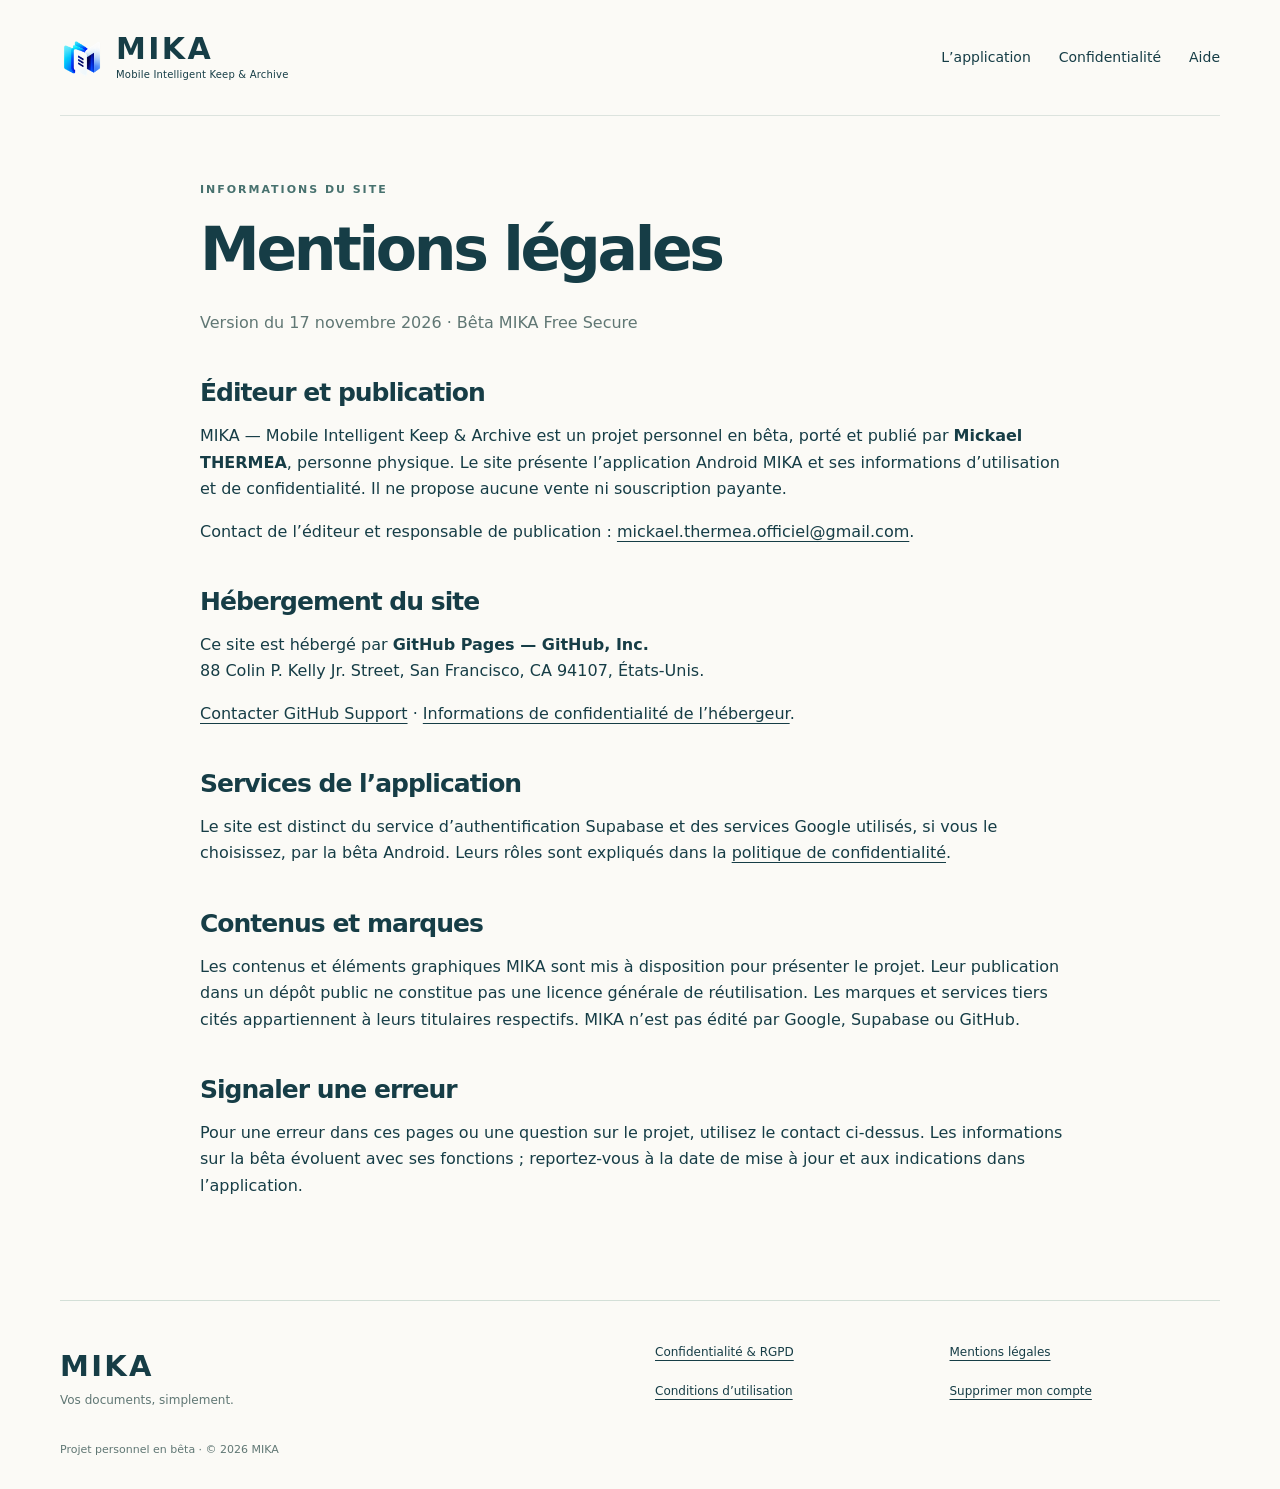
<file: mentions-legales.html>
<!doctype html>
<html lang="fr"><head><meta charset="utf-8"><meta name="viewport" content="width=device-width,initial-scale=1"><meta name="description" content="Éditeur, contact et hébergement du site MIKA."><meta name="theme-color" content="#123b45"><title>Mentions légales — MIKA</title><link rel="icon" href="/assets/mika.png"><link rel="stylesheet" href="/style.css"></head><body><a class="skip" href="#contenu">Aller au contenu</a><header class="header wrap"><a class="brand" href="/"><img src="/assets/mika.png" alt="" width="44" height="44"><span><strong>MIKA</strong><small>Mobile Intelligent Keep &amp; Archive</small></span></a><nav aria-label="Navigation principale"><a href="/#fonctionnement">L’application</a><a href="/confidentialite.html">Confidentialité</a><a href="/aide.html">Aide</a></nav></header><main id="contenu" class="legal wrap"><span class="eyebrow">INFORMATIONS DU SITE</span><h1>Mentions légales</h1><p class="updated">Version du 17 novembre 2026 · Bêta MIKA Free Secure</p><h2>Éditeur et publication</h2><p>MIKA — Mobile Intelligent Keep &amp; Archive est un projet personnel en bêta, porté et publié par <strong>Mickael THERMEA</strong>, personne physique. Le site présente l’application Android MIKA et ses informations d’utilisation et de confidentialité. Il ne propose aucune vente ni souscription payante.</p><p>Contact de l’éditeur et responsable de publication : <a href="mailto:mickael.thermea.officiel@gmail.com">mickael.thermea.officiel@gmail.com</a>.</p><h2>Hébergement du site</h2><p>Ce site est hébergé par <strong>GitHub Pages — GitHub, Inc.</strong><br>88 Colin P. Kelly Jr. Street, San Francisco, CA 94107, États-Unis.</p><p><a href="https://support.github.com/">Contacter GitHub Support</a> · <a href="https://docs.github.com/fr/site-policy/privacy-policies/github-general-privacy-statement">Informations de confidentialité de l’hébergeur</a>.</p><h2>Services de l’application</h2><p>Le site est distinct du service d’authentification Supabase et des services Google utilisés, si vous le choisissez, par la bêta Android. Leurs rôles sont expliqués dans la <a href="/confidentialite.html">politique de confidentialité</a>.</p><h2>Contenus et marques</h2><p>Les contenus et éléments graphiques MIKA sont mis à disposition pour présenter le projet. Leur publication dans un dépôt public ne constitue pas une licence générale de réutilisation. Les marques et services tiers cités appartiennent à leurs titulaires respectifs. MIKA n’est pas édité par Google, Supabase ou GitHub.</p><h2>Signaler une erreur</h2><p>Pour une erreur dans ces pages ou une question sur le projet, utilisez le contact ci-dessus. Les informations sur la bêta évoluent avec ses fonctions ; reportez-vous à la date de mise à jour et aux indications dans l’application.</p></main><footer class="footer wrap"><a class="wordmark" href="/">MIKA<span>Vos documents, simplement.</span></a><nav aria-label="Informations légales"><a href="/confidentialite.html">Confidentialité &amp; RGPD</a><a href="/mentions-legales.html">Mentions légales</a><a href="/conditions.html">Conditions d’utilisation</a><a href="/suppression.html">Supprimer mon compte</a></nav><small>Projet personnel en bêta · © 2026 MIKA</small></footer></body></html>
</file>
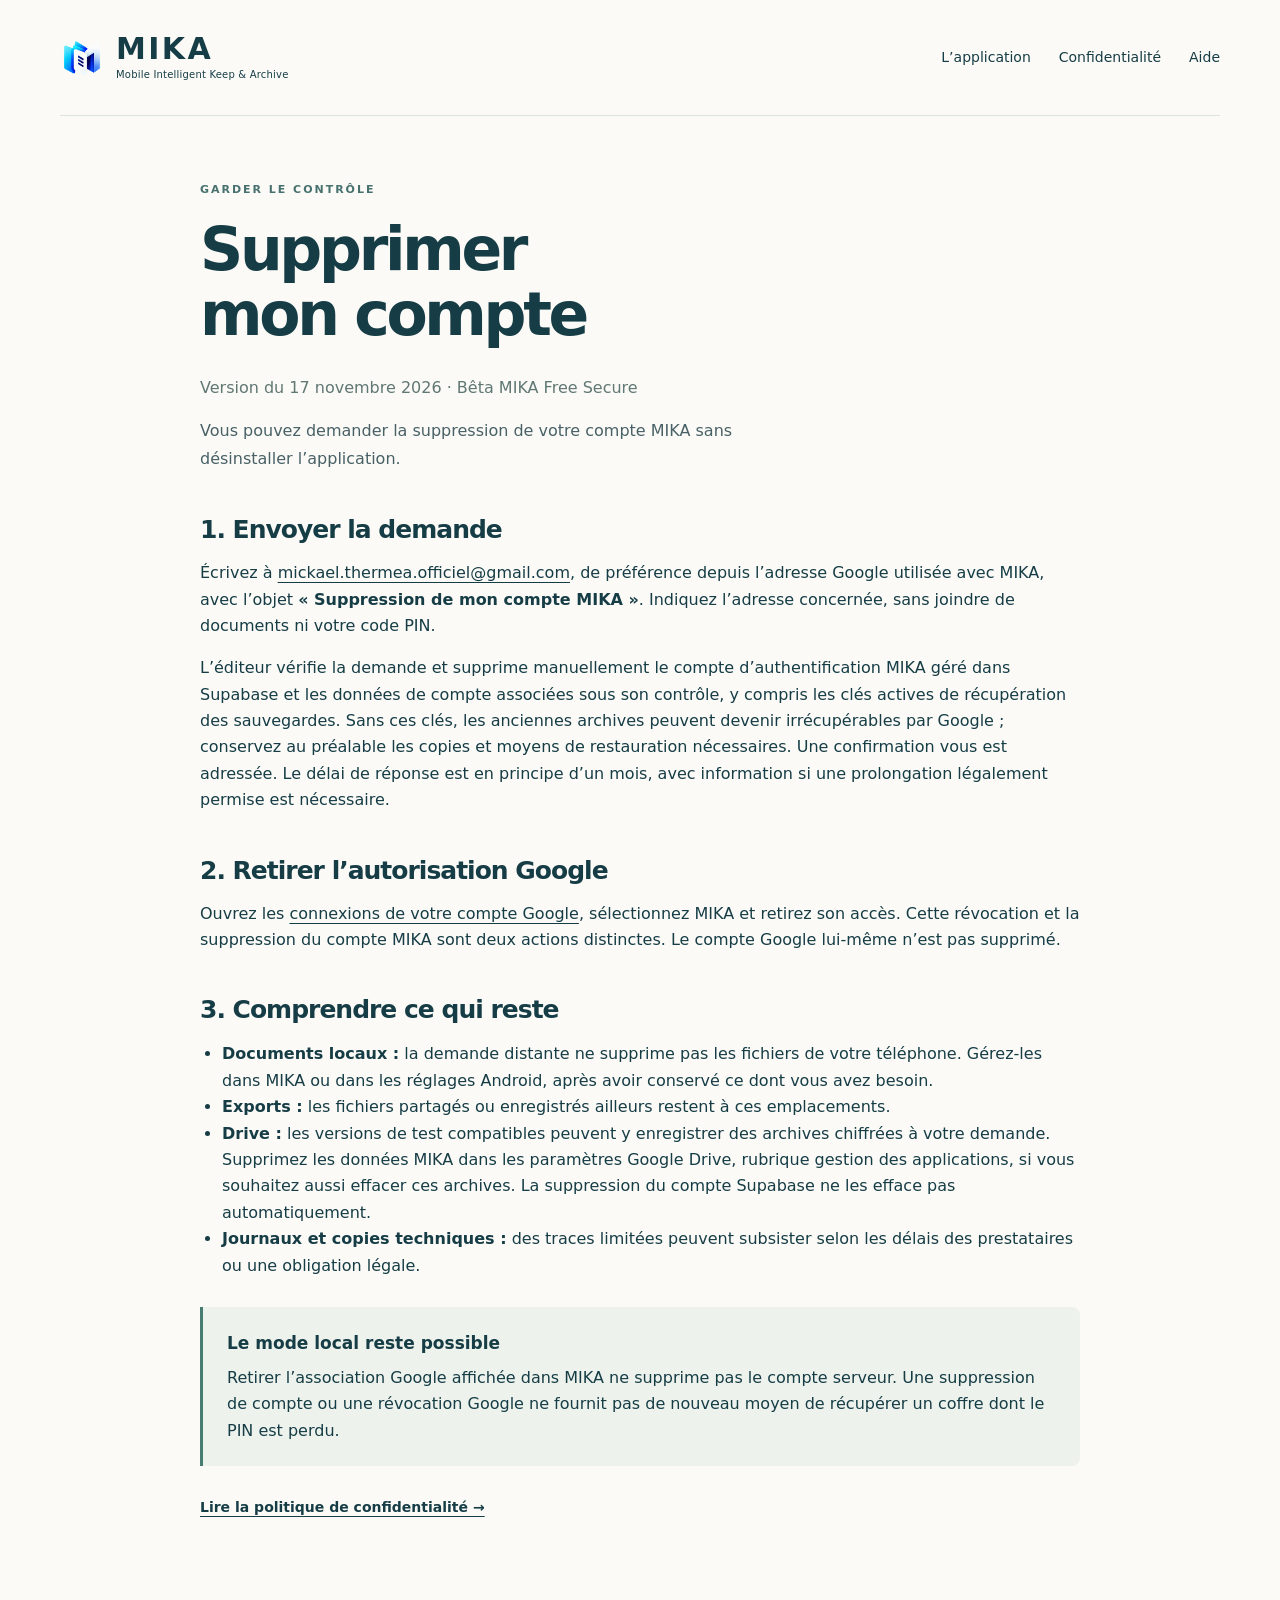
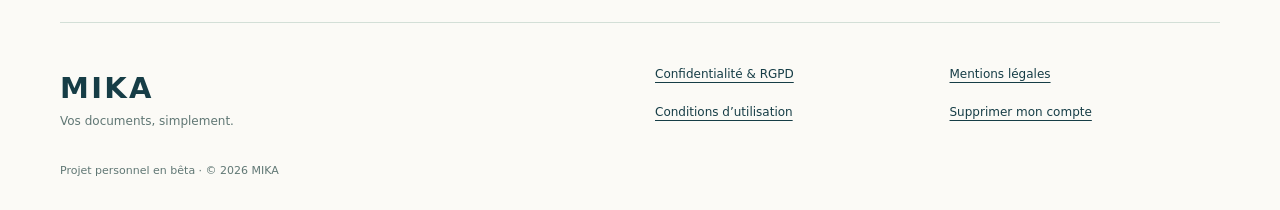
<file: suppression.html>
<!doctype html>
<html lang="fr"><head><meta charset="utf-8"><meta name="viewport" content="width=device-width,initial-scale=1"><meta name="description" content="Demander la suppression du compte MIKA et comprendre ce qui reste sur le téléphone, Google et Drive."><meta name="theme-color" content="#123b45"><title>Suppression du compte — MIKA</title><link rel="icon" href="/assets/mika.png"><link rel="stylesheet" href="/style.css"></head><body><a class="skip" href="#contenu">Aller au contenu</a><header class="header wrap"><a class="brand" href="/"><img src="/assets/mika.png" alt="" width="44" height="44"><span><strong>MIKA</strong><small>Mobile Intelligent Keep &amp; Archive</small></span></a><nav aria-label="Navigation principale"><a href="/#fonctionnement">L’application</a><a href="/confidentialite.html">Confidentialité</a><a href="/aide.html">Aide</a></nav></header><main id="contenu" class="legal wrap"><span class="eyebrow">GARDER LE CONTRÔLE</span><h1>Supprimer<br>mon compte</h1><p class="updated">Version du 17 novembre 2026 · Bêta MIKA Free Secure</p><p class="lead">Vous pouvez demander la suppression de votre compte MIKA sans désinstaller l’application.</p><h2>1. Envoyer la demande</h2><p>Écrivez à <a href="mailto:mickael.thermea.officiel@gmail.com">mickael.thermea.officiel@gmail.com</a>, de préférence depuis l’adresse Google utilisée avec MIKA, avec l’objet <strong>« Suppression de mon compte MIKA »</strong>. Indiquez l’adresse concernée, sans joindre de documents ni votre code PIN.</p><p>L’éditeur vérifie la demande et supprime manuellement le compte d’authentification MIKA géré dans Supabase et les données de compte associées sous son contrôle, y compris les clés actives de récupération des sauvegardes. Sans ces clés, les anciennes archives peuvent devenir irrécupérables par Google ; conservez au préalable les copies et moyens de restauration nécessaires. Une confirmation vous est adressée. Le délai de réponse est en principe d’un mois, avec information si une prolongation légalement permise est nécessaire.</p><h2>2. Retirer l’autorisation Google</h2><p>Ouvrez les <a href="https://myaccount.google.com/connections">connexions de votre compte Google</a>, sélectionnez MIKA et retirez son accès. Cette révocation et la suppression du compte MIKA sont deux actions distinctes. Le compte Google lui-même n’est pas supprimé.</p><h2>3. Comprendre ce qui reste</h2><ul><li><strong>Documents locaux :</strong> la demande distante ne supprime pas les fichiers de votre téléphone. Gérez-les dans MIKA ou dans les réglages Android, après avoir conservé ce dont vous avez besoin.</li><li><strong>Exports :</strong> les fichiers partagés ou enregistrés ailleurs restent à ces emplacements.</li><li><strong>Drive :</strong> les versions de test compatibles peuvent y enregistrer des archives chiffrées à votre demande. Supprimez les données MIKA dans les paramètres Google Drive, rubrique gestion des applications, si vous souhaitez aussi effacer ces archives. La suppression du compte Supabase ne les efface pas automatiquement.</li><li><strong>Journaux et copies techniques :</strong> des traces limitées peuvent subsister selon les délais des prestataires ou une obligation légale.</li></ul><div class="notice"><strong>Le mode local reste possible</strong><p>Retirer l’association Google affichée dans MIKA ne supprime pas le compte serveur. Une suppression de compte ou une révocation Google ne fournit pas de nouveau moyen de récupérer un coffre dont le PIN est perdu.</p></div><p><a class="textlink" href="/confidentialite.html">Lire la politique de confidentialité →</a></p></main><footer class="footer wrap"><a class="wordmark" href="/">MIKA<span>Vos documents, simplement.</span></a><nav aria-label="Informations légales"><a href="/confidentialite.html">Confidentialité &amp; RGPD</a><a href="/mentions-legales.html">Mentions légales</a><a href="/conditions.html">Conditions d’utilisation</a><a href="/suppression.html">Supprimer mon compte</a></nav><small>Projet personnel en bêta · © 2026 MIKA</small></footer></body></html>
</file>
<file: style.css>
*{box-sizing:border-box}html{scroll-behavior:smooth;scroll-padding-top:24px}body{margin:0;color:#163d46;background:#fbfaf6;font:17px/1.65 system-ui,-apple-system,BlinkMacSystemFont,"Segoe UI",sans-serif}a{color:inherit;text-underline-offset:4px}a:hover{color:#076d70}a:focus-visible,summary:focus-visible{outline:3px solid #d08731;outline-offset:6px}img{max-width:100%;object-fit:contain}.wrap{width:min(1160px,calc(100% - 64px));margin-inline:auto}.header{min-height:116px;display:flex;align-items:center;justify-content:space-between;gap:30px;border-bottom:1px solid #dce3de}.brand{display:flex;align-items:center;gap:12px;text-decoration:none}.brand strong{display:block;font-size:30px;line-height:1.15;letter-spacing:.08em}.brand small{display:block;font-size:10px;letter-spacing:.02em}.header nav{display:flex;gap:28px;font-size:14px}.header nav a{text-decoration:none}.eyebrow{font-size:11px;font-weight:750;letter-spacing:.18em;display:block;color:#47716e}.hero{padding-block:80px 100px;display:grid;grid-template-columns:1.3fr 1fr;gap:80px;align-items:center}h1,h2,h3,p{margin-top:0}h1{font-size:clamp(44px,5.1vw,70px);letter-spacing:-.055em;line-height:1.08;margin-bottom:28px;font-weight:650}h1 em{font-family:Georgia,serif;font-weight:400;color:#2d7974}.hero .eyebrow{margin-bottom:22px}.lead{font-size:19px;line-height:1.75;max-width:610px;color:#486166}.actions{display:flex;align-items:center;gap:24px;flex-wrap:wrap;margin-top:30px}.button{background:#174f55;color:#fff;border-radius:6px;padding:14px 22px;font-size:14px;font-weight:600;text-decoration:none;display:inline-flex;gap:32px;align-items:center}.button:hover{background:#0c3d44;color:#fff}.textlink{font-size:14px;font-weight:650}.caption{font-size:12px;color:#617371;margin-top:25px;max-width:600px}.hero-art{position:relative;background:#e1ece5;border:1px solid #c8dcd1;border-radius:120px 120px 12px 12px;padding:48px 36px 28px;box-shadow:18px 18px 0 #f0e9db;text-align:center}.hero-logo{margin-bottom:12px}.art-title{font:40px/1.15 Georgia,serif;letter-spacing:-.03em;margin-bottom:30px}.hero-art ul{list-style:none;padding:0;text-align:left;margin:0}.hero-art li{padding:12px 0;border-top:1px solid #bbd0c4;font-size:13px;display:flex;gap:16px}.hero-art li span{color:#5e8175;font-size:11px;font-weight:700}.section{padding-block:75px}h2{font-size:clamp(30px,3.3vw,44px);line-height:1.16;letter-spacing:-.04em;font-weight:600;margin:14px 0 32px}.cards{display:grid;grid-template-columns:repeat(3,1fr);gap:40px}.cards article{padding-top:25px;border-top:1px solid #c6d6d1}.number{font:22px Georgia,serif;color:#6c8a77}.cards h3{font-size:19px;margin:20px 0 12px}.cards p{color:#53696b;font-size:15px}.band{background:#edf1eb;border-block:1px solid #d7e0d9}.split{display:grid;grid-template-columns:1fr 1.2fr;gap:80px}.split p{font-size:16px}.notice{padding:22px 24px;border-left:3px solid #467d70;background:#edf2ec;border-radius:0 8px 8px 0;margin:28px 0}.band .notice{background:#fffdf7}.notice p:last-child{margin-bottom:0}.notice strong{display:block;margin-bottom:8px}.closing{max-width:800px;text-align:center}.closing .caption{margin-inline:auto}.footer{border-top:1px solid #d3dfd7;padding-block:42px 30px;display:grid;grid-template-columns:1fr 1fr;gap:30px}.wordmark{font-size:29px;letter-spacing:.08em;font-weight:700;text-decoration:none}.wordmark span{display:block;font-size:12px;font-weight:400;letter-spacing:0;color:#607774}.footer nav{display:grid;grid-template-columns:1fr 1fr;gap:10px 24px;font-size:12px}.footer small{font-size:11px;color:#607774;grid-column:1/-1}.legal{max-width:880px;padding-block:65px 85px}.legal h1{margin-top:18px;font-size:clamp(40px,5vw,60px)}.updated{font-size:12px;color:#607774}.legal h2{font-size:25px;margin-top:42px;margin-bottom:16px}.legal p,.legal li{font-size:16px}.legal ul{padding-left:22px}.table-scroll{overflow-x:auto}table{border-collapse:collapse;width:100%;min-width:560px;font-size:14px}th,td{text-align:left;vertical-align:top;padding:16px 12px;border-bottom:1px solid #d6e0da}th{background:#eaf0e9;font-size:12px}td:first-child{font-weight:650;width:22%}code{font-size:.9em;overflow-wrap:anywhere}details{border-top:1px solid #d1ddd5;padding:21px 0}details:last-of-type{border-bottom:1px solid #d1ddd5}summary{font-size:18px;font-weight:600;cursor:pointer}details p{padding-left:20px;margin:18px 0 0}.skip{position:absolute;left:12px;top:-100px;z-index:10;background:white;padding:10px}.skip:focus{top:12px}@media(max-width:800px){.wrap{width:calc(100% - 40px)}.header{min-height:100px;flex-wrap:wrap;padding-block:20px;gap:20px}.header nav{gap:22px;font-size:13px}.hero{grid-template-columns:1fr;gap:45px;padding-block:50px 65px}.hero-art{max-width:440px;width:100%;justify-self:center}.cards{grid-template-columns:1fr;gap:18px}.split{grid-template-columns:1fr;gap:10px}.section{padding-block:50px}.footer{grid-template-columns:1fr}.footer nav{grid-template-columns:1fr 1fr}.legal{padding-block:45px 60px}.legal h1{overflow-wrap:anywhere}.brand strong{font-size:27px}.brand small{font-size:9px}.actions{gap:18px}}@media(prefers-reduced-motion:reduce){html{scroll-behavior:auto}}@media print{.header nav,.footer,.actions,.skip{display:none}body{background:white;color:black}.wrap{width:100%}.legal{padding:0;max-width:none}.notice{border:1px solid #777;background:white}a{color:black}.table-scroll{overflow:visible}}
</file>
